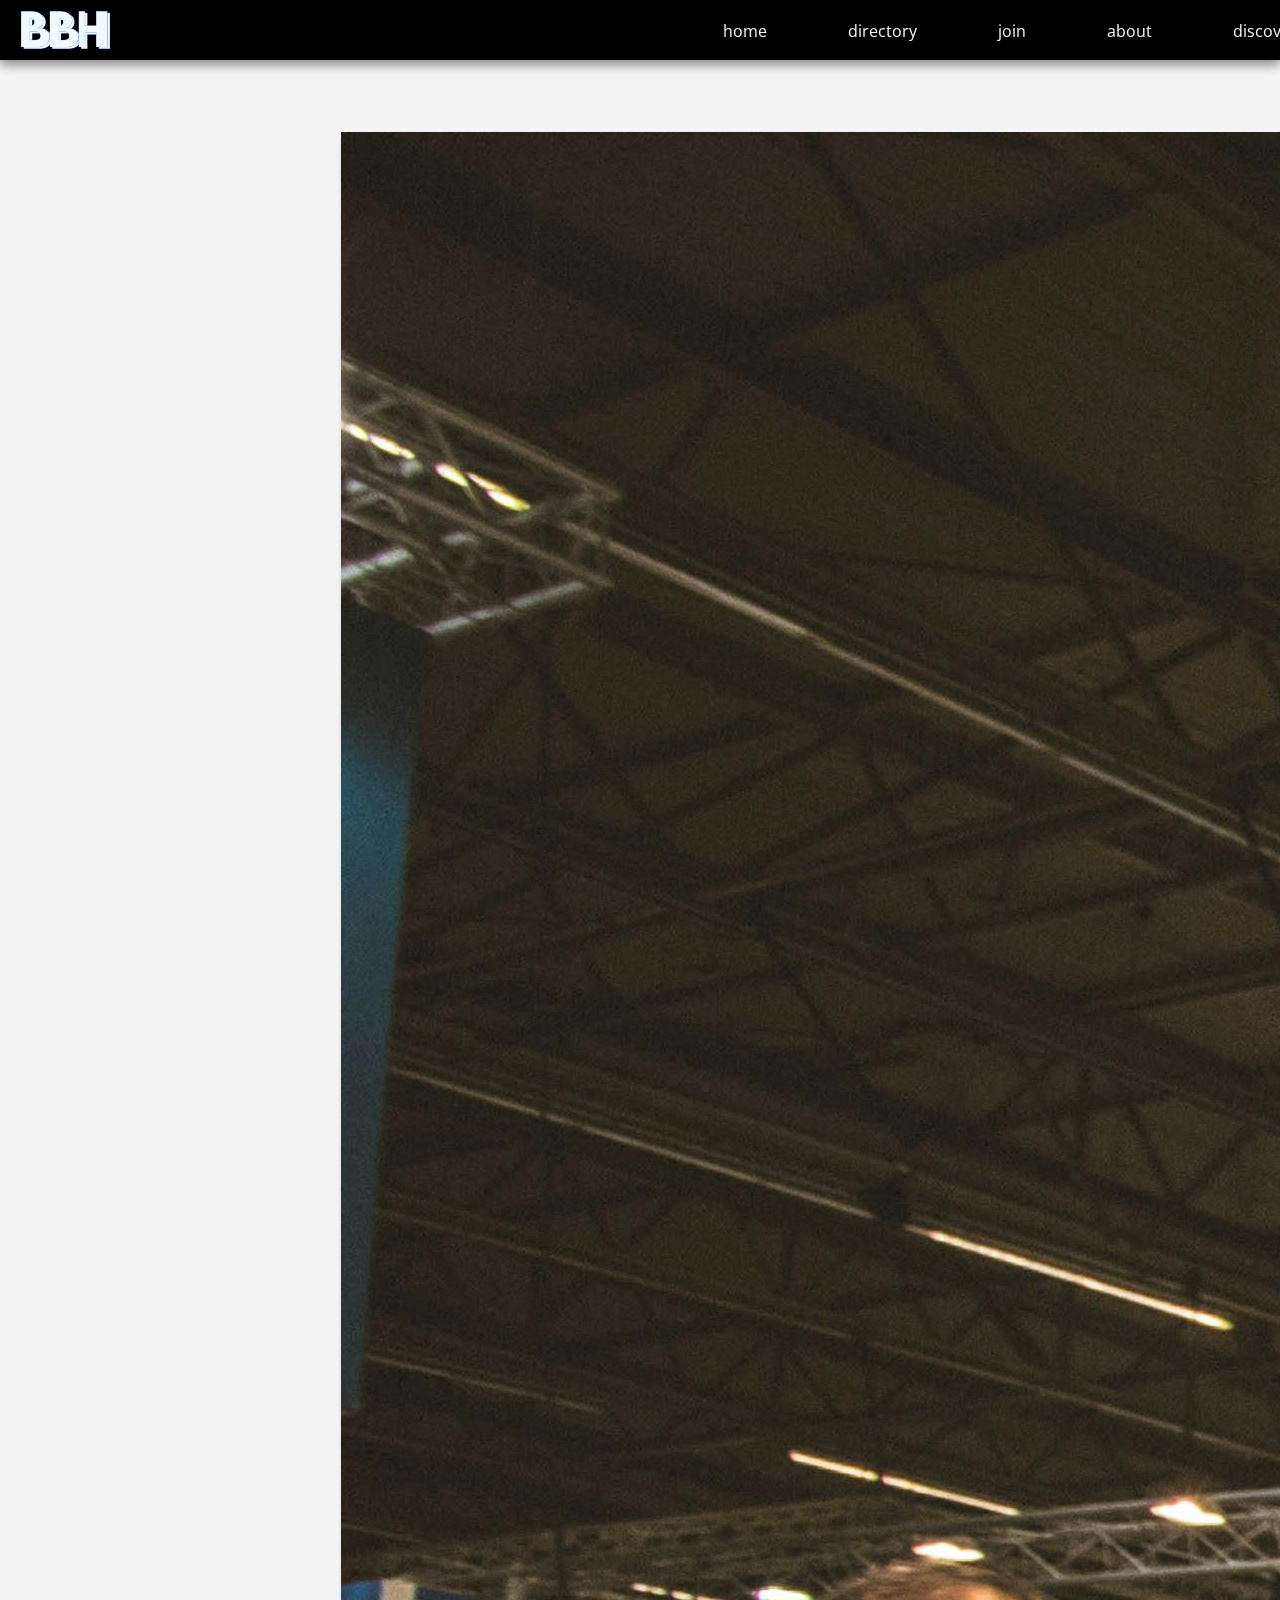
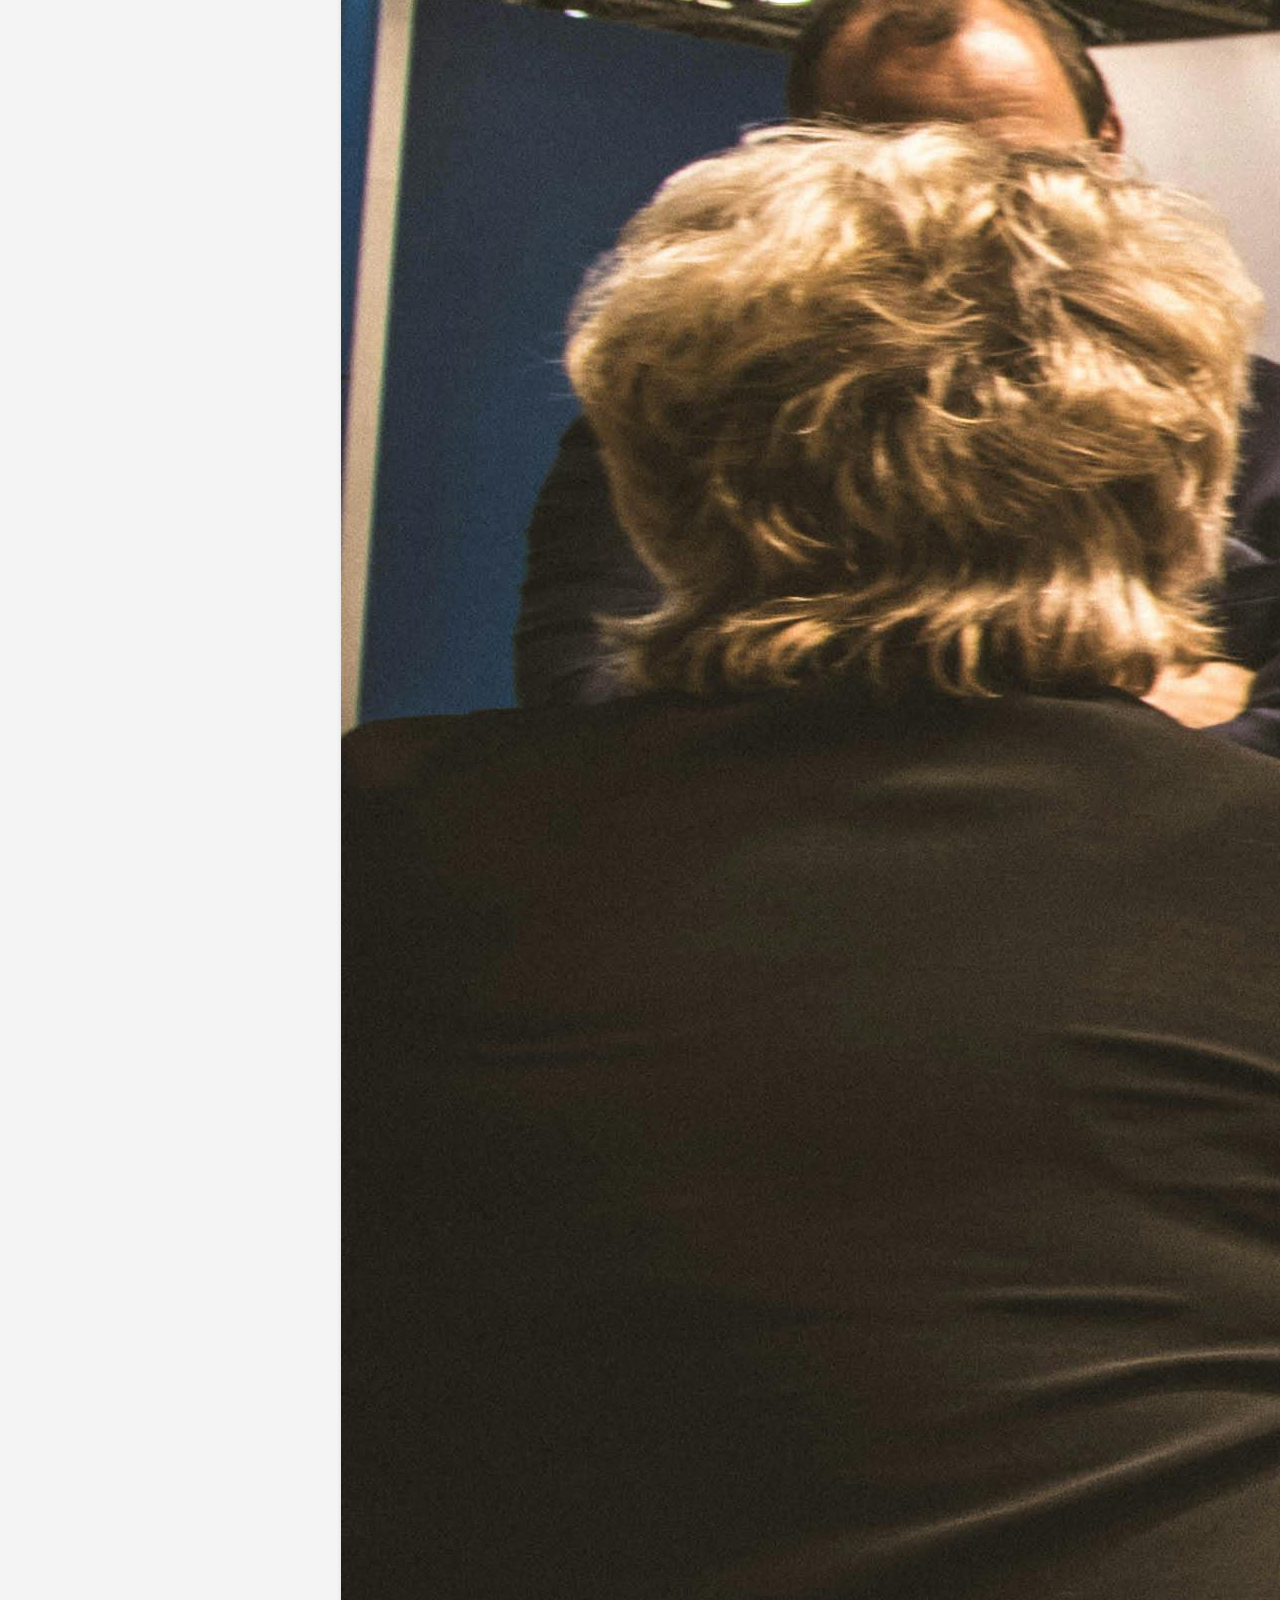
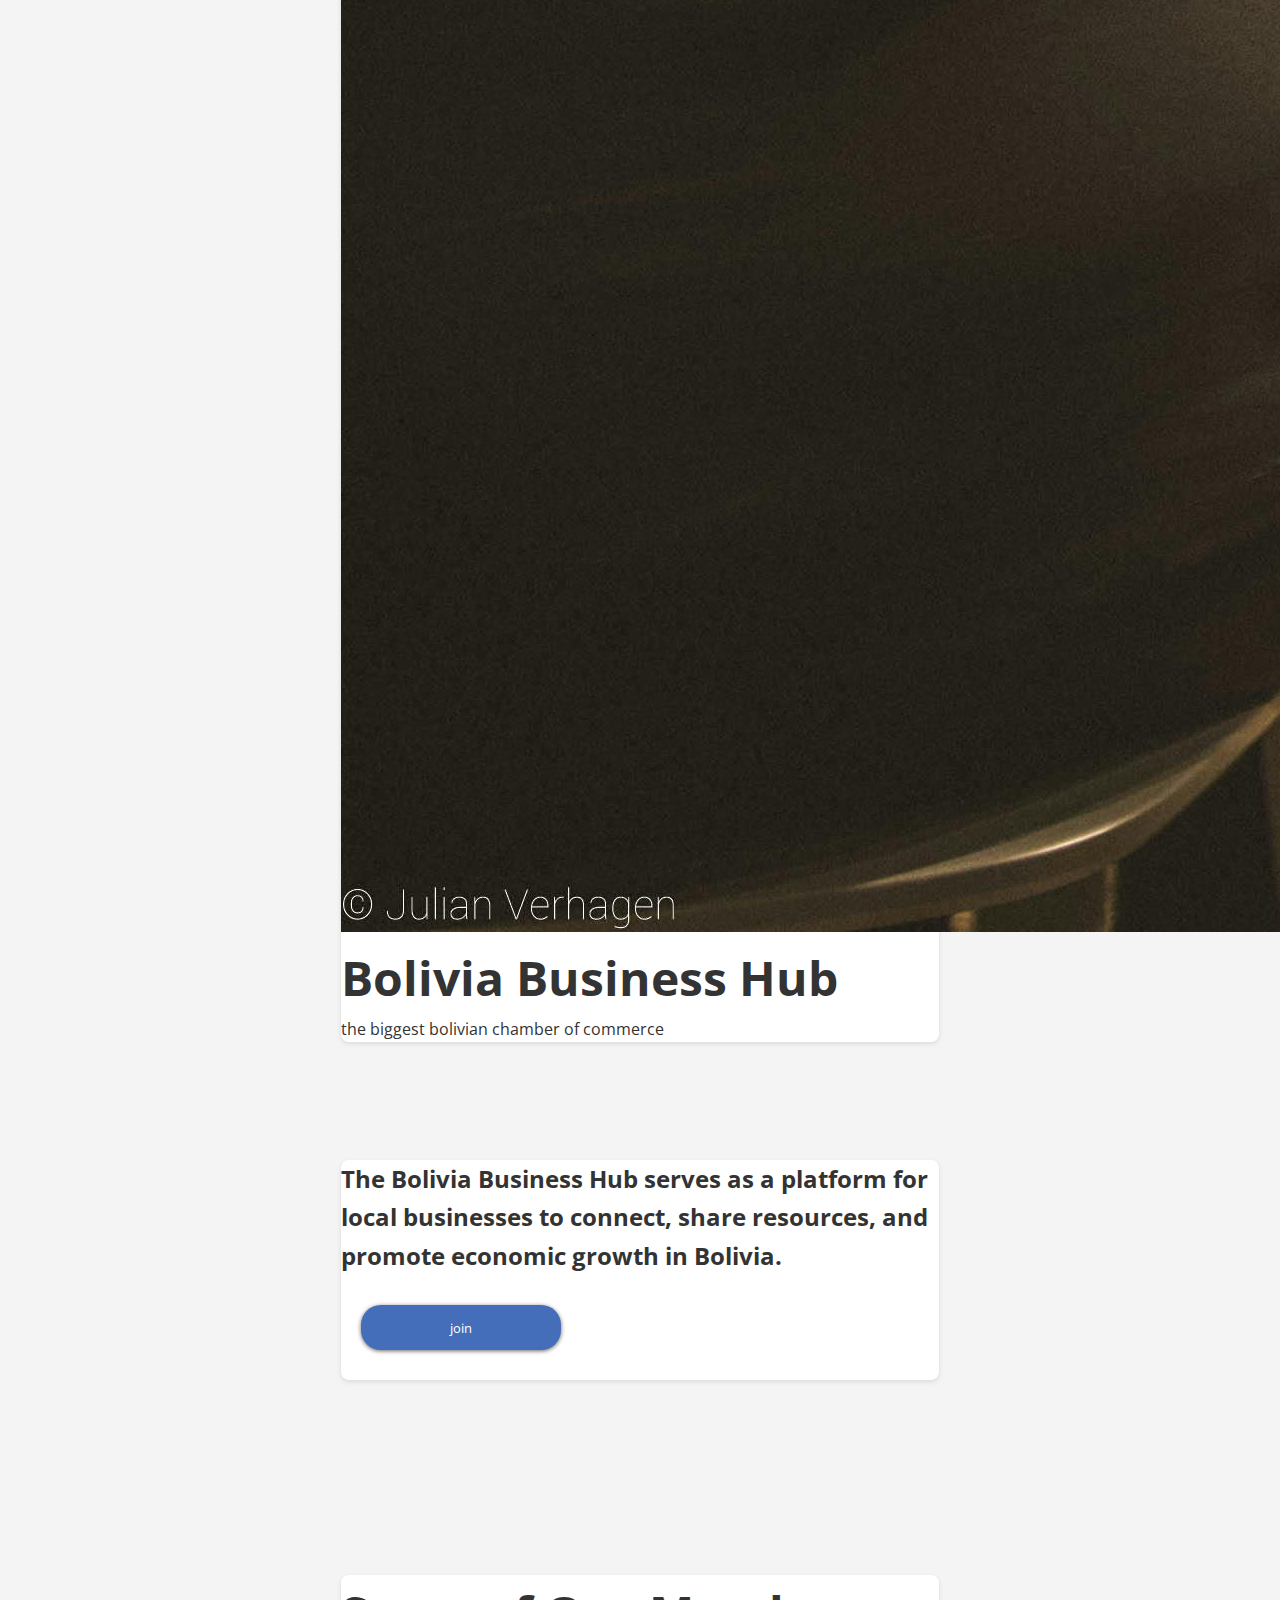
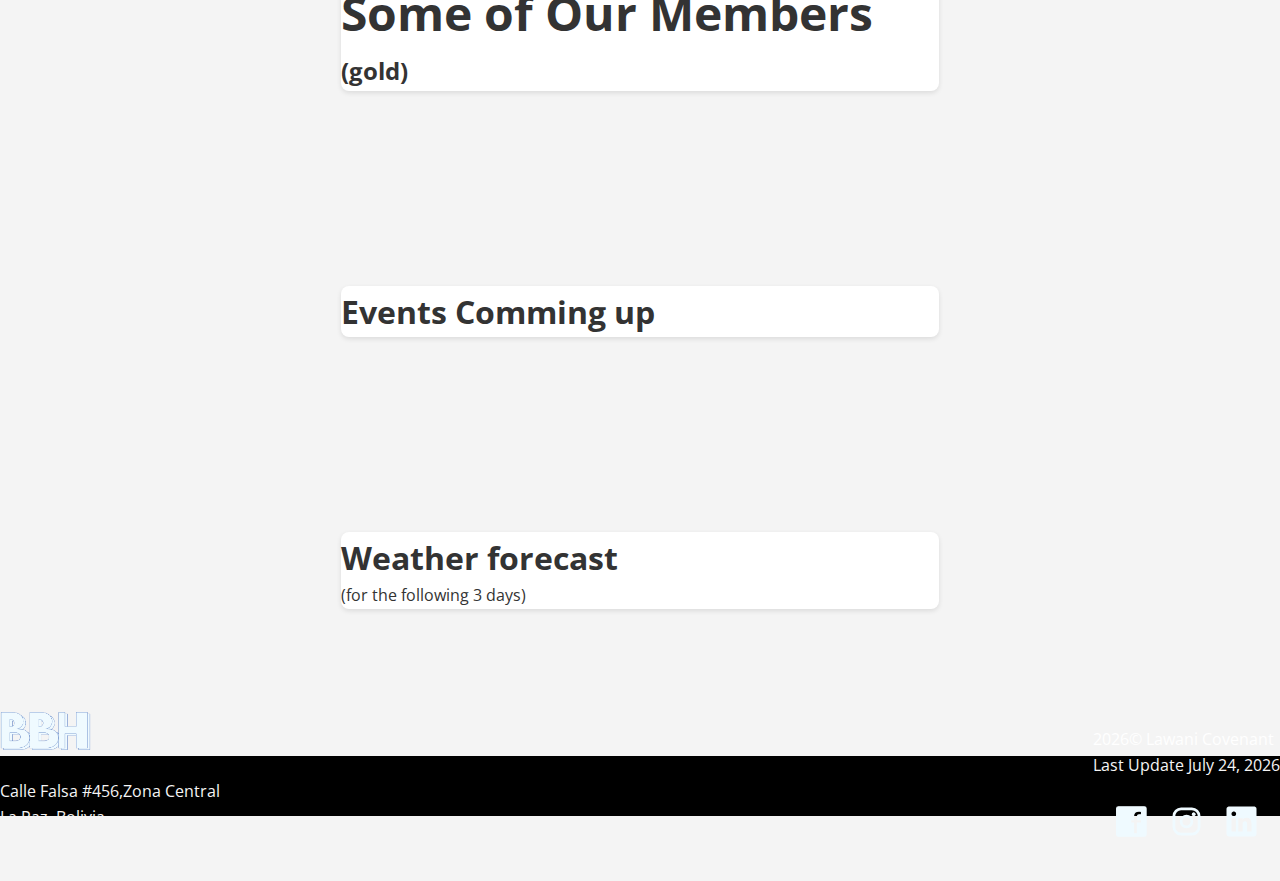
<file: chamber/index.html>
<!DOCTYPE html>
<html lang="en">
<head>
    <meta charset="UTF-8">
    <meta name="viewport" content="width=device-width, initial-scale=1.0">
    <meta http-equiv="X-UA-Compatible" content="IE=edge">
    
    <!-- SEO Meta Tags -->
    <title>Bolivia Business Hub - Empowering Bolivian Startups and Entrepreneurs</title>
    <meta name="description" content="Bolivia Business Hub is a platform providing resources, networking, and guidance to Bolivian startups and entrepreneurs, helping them grow and thrive in the digital economy.">
    <meta name="author" content="Lawani Covenant">
    
    <!-- Social Media / Open Graph Meta Tags -->
    <meta property="og:title" content="Bolivia Business Hub - Empowering Bolivian Startups">
    <meta property="og:description" content="Discover resources, events, and networking opportunities to boost your startup or business in Bolivia.">
    <meta property="og:type" content="website">
    <meta property="og:url" content="https://billionaire-developer.github.io/wdd231/chamber/directory.html">
    <meta property="og:image" content="images/peta.jpg">
    <!--typography-->
    <link rel="preconnect" href="https://fonts.googleapis.com">
    <link rel="preconnect" href="https://fonts.gstatic.com" crossorigin>
    <link href="https://fonts.googleapis.com/css2?family=Open+Sans:ital,wght@0,300..800;1,300..800&display=swap" rel="stylesheet">

    <!-- Favicon -->
    <link rel="icon" href="images/book-svgrepo-com.svg" type="image/icon">    

    <link rel="stylesheet" href="styles/components.css">
    <link rel="stylesheet" href="styles/home.css">
    <script src="scripts/components.js" defer></script>
    <script src="scripts/home.js" defer></script>
</head>
<body>
    <header>
        <img id="logo" src="images/logobbh.png" alt="logo bbh">
        <nav>
            <button id="myButton">&#9776;</button>
            <ul class="menuLinks">
                <li><a href="index.html" title="home">home</a></li>
                <li><a href="directory.html" title="business">directory</a></li>
                <li><a href="join.html" title="join">join</a></li>
                <li><a href="#" title="about">about</a></li>
                <li><a href="discover.html" title="discover">discover</a></li>
            </ul>
        </nav>
    </header>
    <main id="main">
        <section class="hero-container">
            <img id="hero" src="images/network.jpg" alt="network event, people networking">
            <div>
                <h1>Bolivia Business Hub</h1>
                <p>the biggest bolivian chamber of commerce</p>
            </div>
        </section>
        <section class="content-container">
            <div class="call-to-action">
                <h4>The Bolivia Business Hub serves as a platform for local businesses to connect, share resources, and promote economic growth in Bolivia.</h4>
                <button class="btn"><a href="join.html">join</a></button>
            </div>
        </section>
        <section class="content-container">
            <h1>Some of Our Members </h1><h4>(gold)</h4>
            <div id="gold-members">

            </div>
        </section>
        <section class="content-container" >
            <h3>Events Comming up</h3>
            <div id="current-event">
            </div>
        </section>
        <section class="content-container" >
            <h3>Weather forecast</h3>
            <p>(for the following 3 days)</p>
            <div id="weather">


            </div>
        </section>
    </main>
    <footer>
        <div>
            <img id="logo2" src="images/logobbh.png" alt="logo bbh">
            <p>Calle Falsa #456,Zona Central</p>
            <p>La Paz, Bolivia</p>
            <p>office@bbhub.com</p>
            <p>+591 64843357</p>
        </div>
        <div>
            <p>WDD231 Class Project</p>
            <p id="year"></p>
            <p id="last-update"></p>
            <div class="social">
                <a href="#"><img class="icon" src="images/facebook-svgrepo-com.svg" alt="facebook"></a>
                <a href="#"><img class="icon" src="images/instagram-svgrepo-com.svg" alt="instagram"></a>
                <a href="#"><img class="icon" src="images/linkedin-svgrepo-com.svg" alt="linkedin"></a>   
            </div>
        </div>
    </footer>
</body>
</html>
</file>
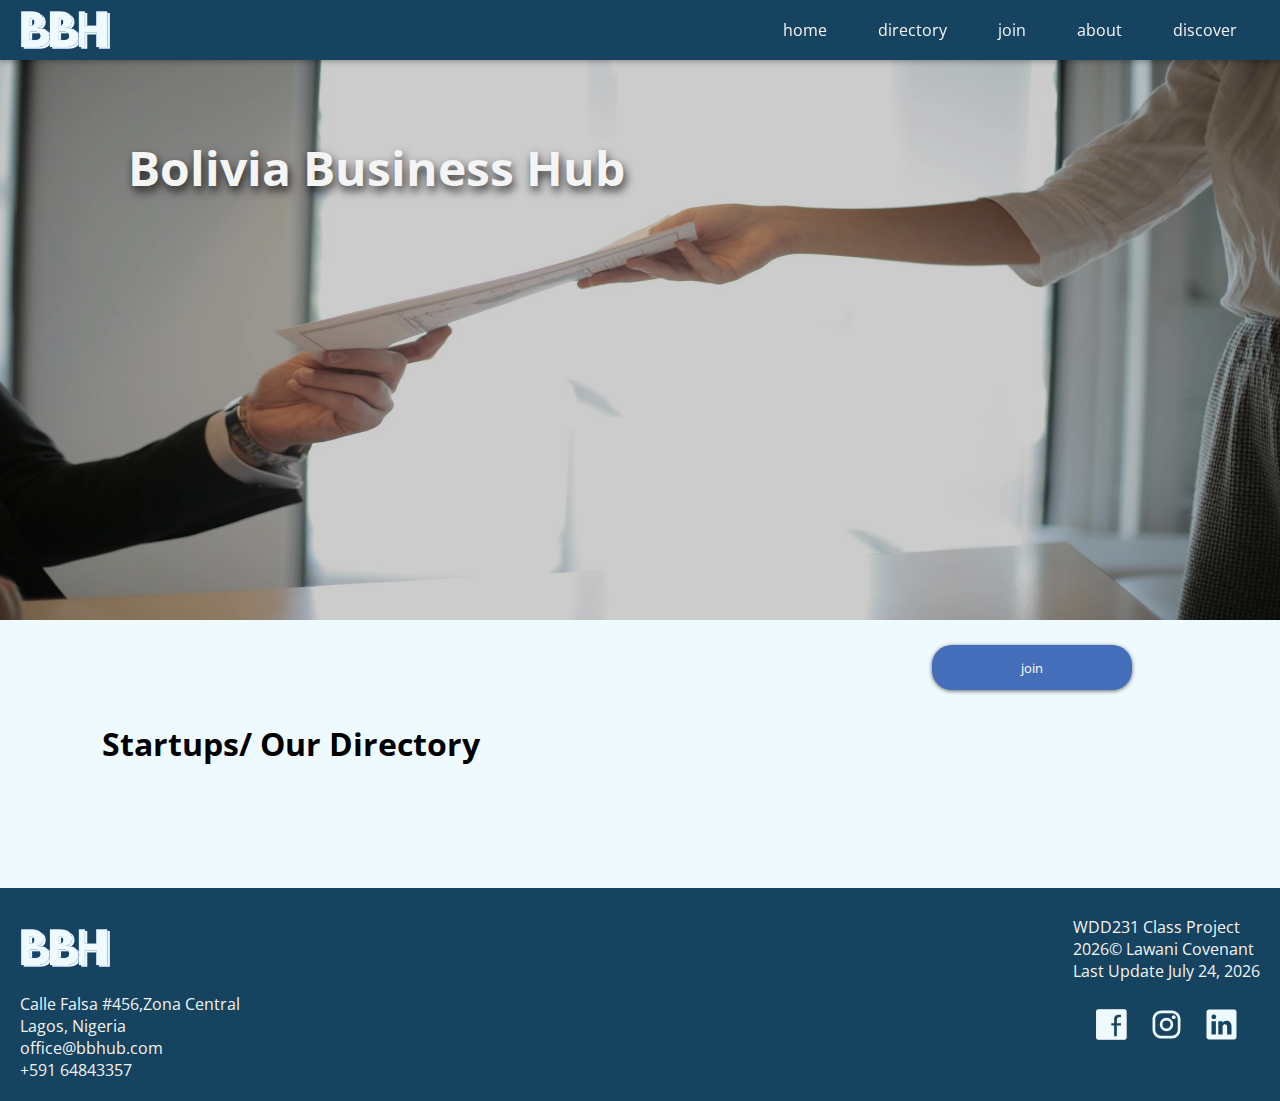
<file: chamber/directory.html>
<!DOCTYPE html>
<html lang="en">
    <head>
        <meta charset="UTF-8">
        <meta name="viewport" content="width=device-width, initial-scale=1.0">
        <meta http-equiv="X-UA-Compatible" content="IE=edge">
        
        <!-- SEO Meta Tags -->
        <title>Bolivia Business Hub - Empowering Bolivian Startups and Entrepreneurs</title>
        <meta name="description" content="Bolivia Business Hub is a platform providing resources, networking, and guidance to Bolivian startups and entrepreneurs, helping them grow and thrive in the digital economy.">
        <meta name="author" content="Lawani Covenant">
        
        <!-- Social Media / Open Graph Meta Tags -->
        <meta property="og:title" content="Bolivia Business Hub - Empowering Bolivian Startups">
        <meta property="og:description" content="Discover resources, events, and networking opportunities to boost your startup or business in Bolivia.">
        <meta property="og:type" content="website">
        <meta property="og:url" content="https://sam-mercado.github.io/wdd231/chamber/directory.html">
        <meta property="og:image" content="images/book-svgrepo-com.svg">
        <!--typography-->
        <link rel="preconnect" href="https://fonts.googleapis.com">
        <link rel="preconnect" href="https://fonts.gstatic.com" crossorigin>
        <link href="https://fonts.googleapis.com/css2?family=Open+Sans:ital,wght@0,300..800;1,300..800&display=swap" rel="stylesheet">
    
        <!-- Favicon -->
        <link rel="icon" href="images/book-svgrepo-com.svg" type="image/icon">    
        <!-- CSS Files -->
         <link rel="stylesheet" href="styles/directory.css"> 
         <link rel="stylesheet" href="styles/components.css">       
        <!-- JavaScript Files -->
        <script src="scripts/components.js" defer></script>
        <script src="scripts/directory.js" defer></script>
    </head>
    <body>
        <header>
            <img id="logo" src="images/logobbh.png" alt="logo bbh">
            <nav>
                <button id="myButton">&#9776;</button>
                <ul class="menuLinks">
                    <li><a href="index.html" title="home">home</a></li>
                    <li><a href="directory.html" title="business">directory</a></li>
                    <li><a href="join.html" title="join">join</a></li>
                    <li><a href="#" title="about">about</a></li>
                    <li><a href="discover.html" title="discover">discover</a></li>
                </ul>
            </nav>
        </header>
        <main>
            <section class="hero">
                <h1 class="hero-text">Bolivia Business Hub</h1>
                <img id="hero" src="images/hero.jpg" alt="directory">
                <button class="btn hero-btn"><a href="#">join</a></button>
            </section>
            <section class="content-container" >
                <h3>Startups/ Our Directory</h3>
                <div id="business-cards">
                </div>
            </section>           
        </main>
        <footer>
            <div>
                <img id="logo2" src="images/logobbh.png" alt="logo bbh">
                <p>Calle Falsa #456,Zona Central</p>
                <p>Lagos, Nigeria</p>
                <p>office@bbhub.com</p>
                <p>+591 64843357</p>
            </div>
            <div>
                <p>WDD231 Class Project</p>
                <p id="year"></p>
                <p id="last-update"></p>
                <div class="social">
                    <a href="#"><img class="icon" src="images/facebook-svgrepo-com.svg" alt="facebook"></a>
                    <a href="#"><img class="icon" src="images/instagram-svgrepo-com.svg" alt="instagram"></a>
                    <a href="#"><img class="icon" src="images/linkedin-svgrepo-com.svg" alt="linkedin"></a>   
                </div>
            </div>
        </footer>
        
    </body>    
</html>
</file>
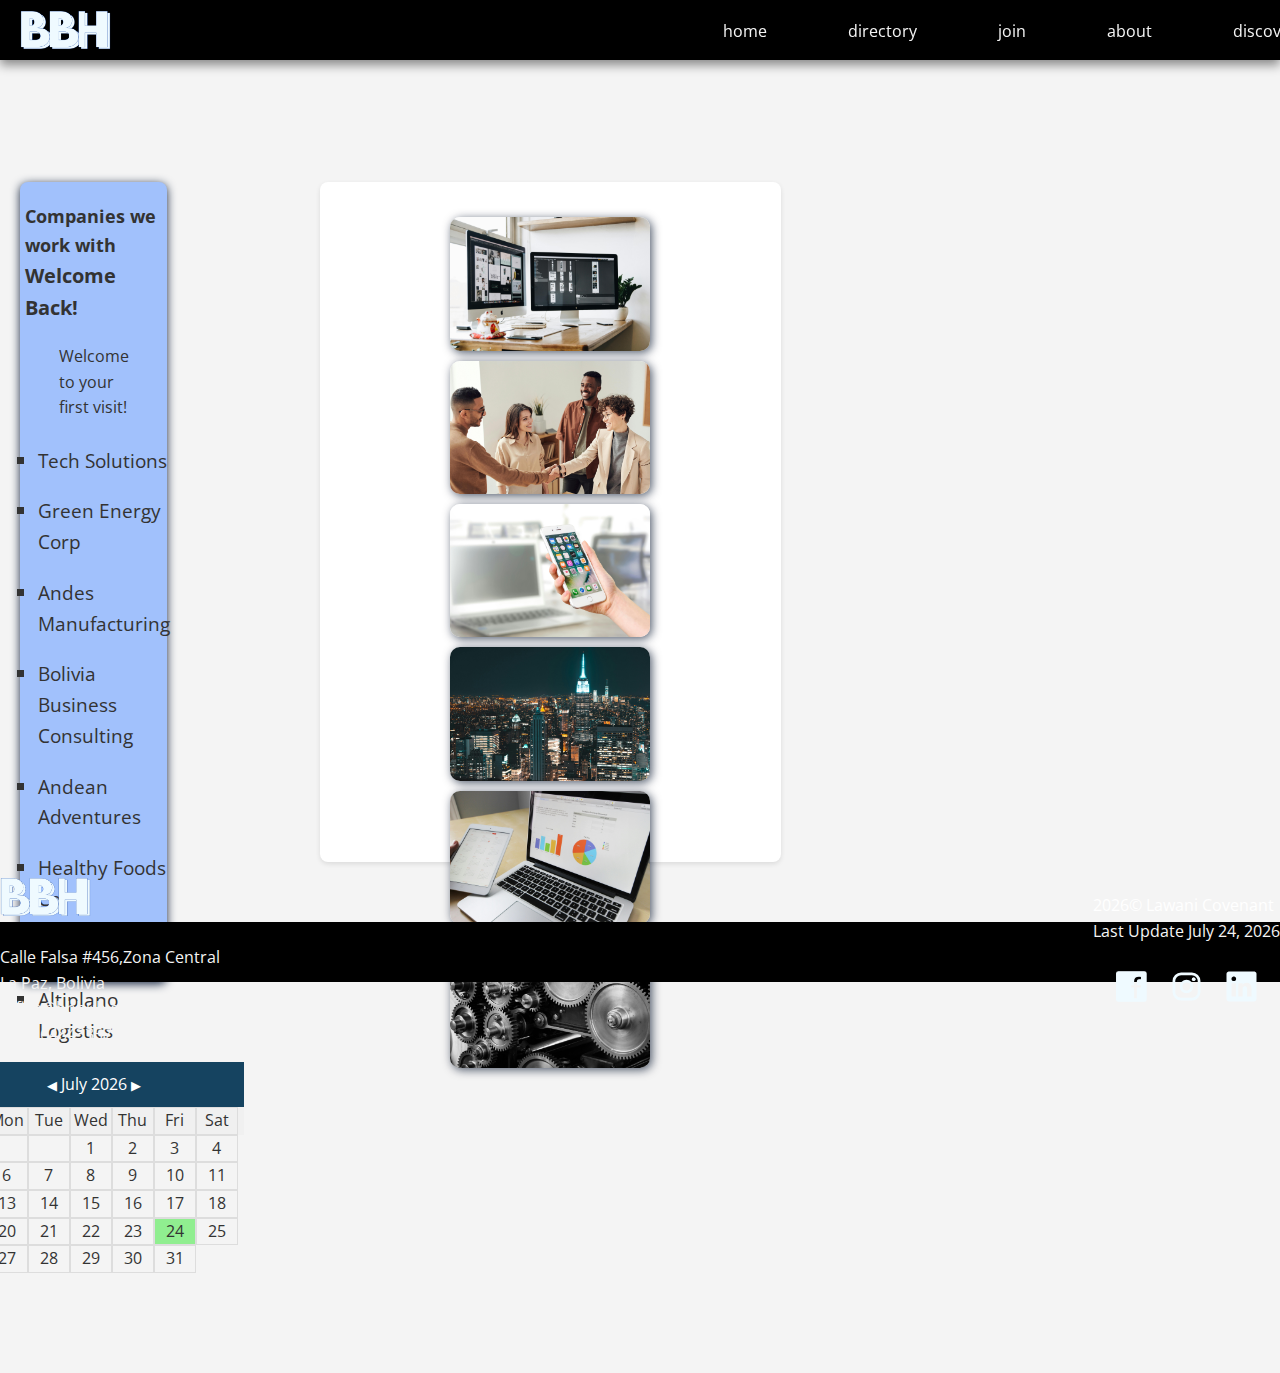
<file: chamber/discover.html>
<!DOCTYPE html>
<html lang="en">
    <head>
        <meta charset="UTF-8">
        <meta name="viewport" content="width=device-width, initial-scale=1.0">
        <meta http-equiv="X-UA-Compatible" content="IE=edge">
        
        <!-- SEO Meta Tags -->
        <title>Bolivia Business Hub - Empowering Bolivian Startups and Entrepreneurs</title>
        <meta name="description" content="Bolivia Business Hub is a platform providing resources, networking, and guidance to Bolivian startups and entrepreneurs, helping them grow and thrive in the digital economy.">
        <meta name="author" content="Samuel F. Mercado Perez">
        
        <!-- Social Media / Open Graph Meta Tags -->
        <meta property="og:title" content="Bolivia Business Hub - Empowering Bolivian Startups">
        <meta property="og:description" content="Discover resources, events, and networking opportunities to boost your startup or business in Bolivia.">
        <meta property="og:type" content="website">
        <meta property="og:url" content="https://billionaire-developer.github.io/wdd231/chamber/directory.html">
        <meta property="og:image" content="images/peta.jpg">
        <!--typography-->
        <link rel="preconnect" href="https://fonts.googleapis.com">
        <link rel="preconnect" href="https://fonts.gstatic.com" crossorigin>
        <link href="https://fonts.googleapis.com/css2?family=Open+Sans:ital,wght@0,300..800;1,300..800&display=swap" rel="stylesheet">
    
        <!-- Favicon -->
        <link rel="icon" href="images/book-svgrepo-com.svg" type="image/icon">    
    
        <link rel="stylesheet" href="styles/components.css">
        <link rel="stylesheet" href="styles/home.css">
        <script src="scripts/components.js" defer></script>
        <script src="scripts/discover.js" defer></script>
       
        
    </head>
    <body>
        <header>
            <img id="logo" src="images/logobbh.png" alt="logo bbh" loading="lazy">
            <nav>
                <button id="myButton">&#9776;</button>
                <ul class="menuLinks">
                    <li><a href="index.html" title="home">home</a></li>
                    <li><a href="directory.html" title="business">directory</a></li>
                    <li><a href="join.html" title="join">join</a></li>
                    <li><a href="#" title="about">about</a></li>
                    <li><a href="discover.html" title="discover">discover</a></li>
                </ul>
            </nav>
        </header>
    
        <main id="sidebarAndMain">
            <section id="sidebar">
                <h6>Companies we work with</h6>
                <h5>Welcome Back!</h5>
                <p id="visit-message"></p>
                
                <div id="companiesOnBoard">

                </div>
                <div class="calendar-section">
                    <div class="calendar-header">
                        <button id="prev-month">&#9664;</button>
                        <span id="month-year"></span>
                        <button id="next-month">&#9654;</button>
                    </div>
                    <div class="calendar">
                        <!-- Day names -->
                        <div class="day-names">
                            <div>Sun</div><div>Mon</div><div>Tue</div>
                            <div>Wed</div><div>Thu</div><div>Fri</div><div>Sat</div>
                        </div>
                        <!-- Days will be dynamically populated -->
                        <div class="days" id="days"></div>
                    </div>
                </div>
            </section>

            <section id="main" >
                
            </section>
        </main>
    </body>
    <footer>
        <div>
            <img id="logo2" src="images/logobbh.png" alt="logo bbh">
            <p>Calle Falsa #456,Zona Central</p>
            <p>La Paz, Bolivia</p>
            <p>office@bbhub.com</p>
            <p>+591 64843357</p>
        </div>
        <div>
            <p>WDD231 Class Project</p>
            <p id="year"></p>
            <p id="last-update"></p>
            <div class="social">
                <a href="#"><img class="icon" src="images/facebook-svgrepo-com.svg" alt="facebook"></a>
                <a href="#"><img class="icon" src="images/instagram-svgrepo-com.svg" alt="instagram"></a>
                <a href="#"><img class="icon" src="images/linkedin-svgrepo-com.svg" alt="linkedin"></a>   
            </div>
        </div>
    </footer>
</html>
</file>
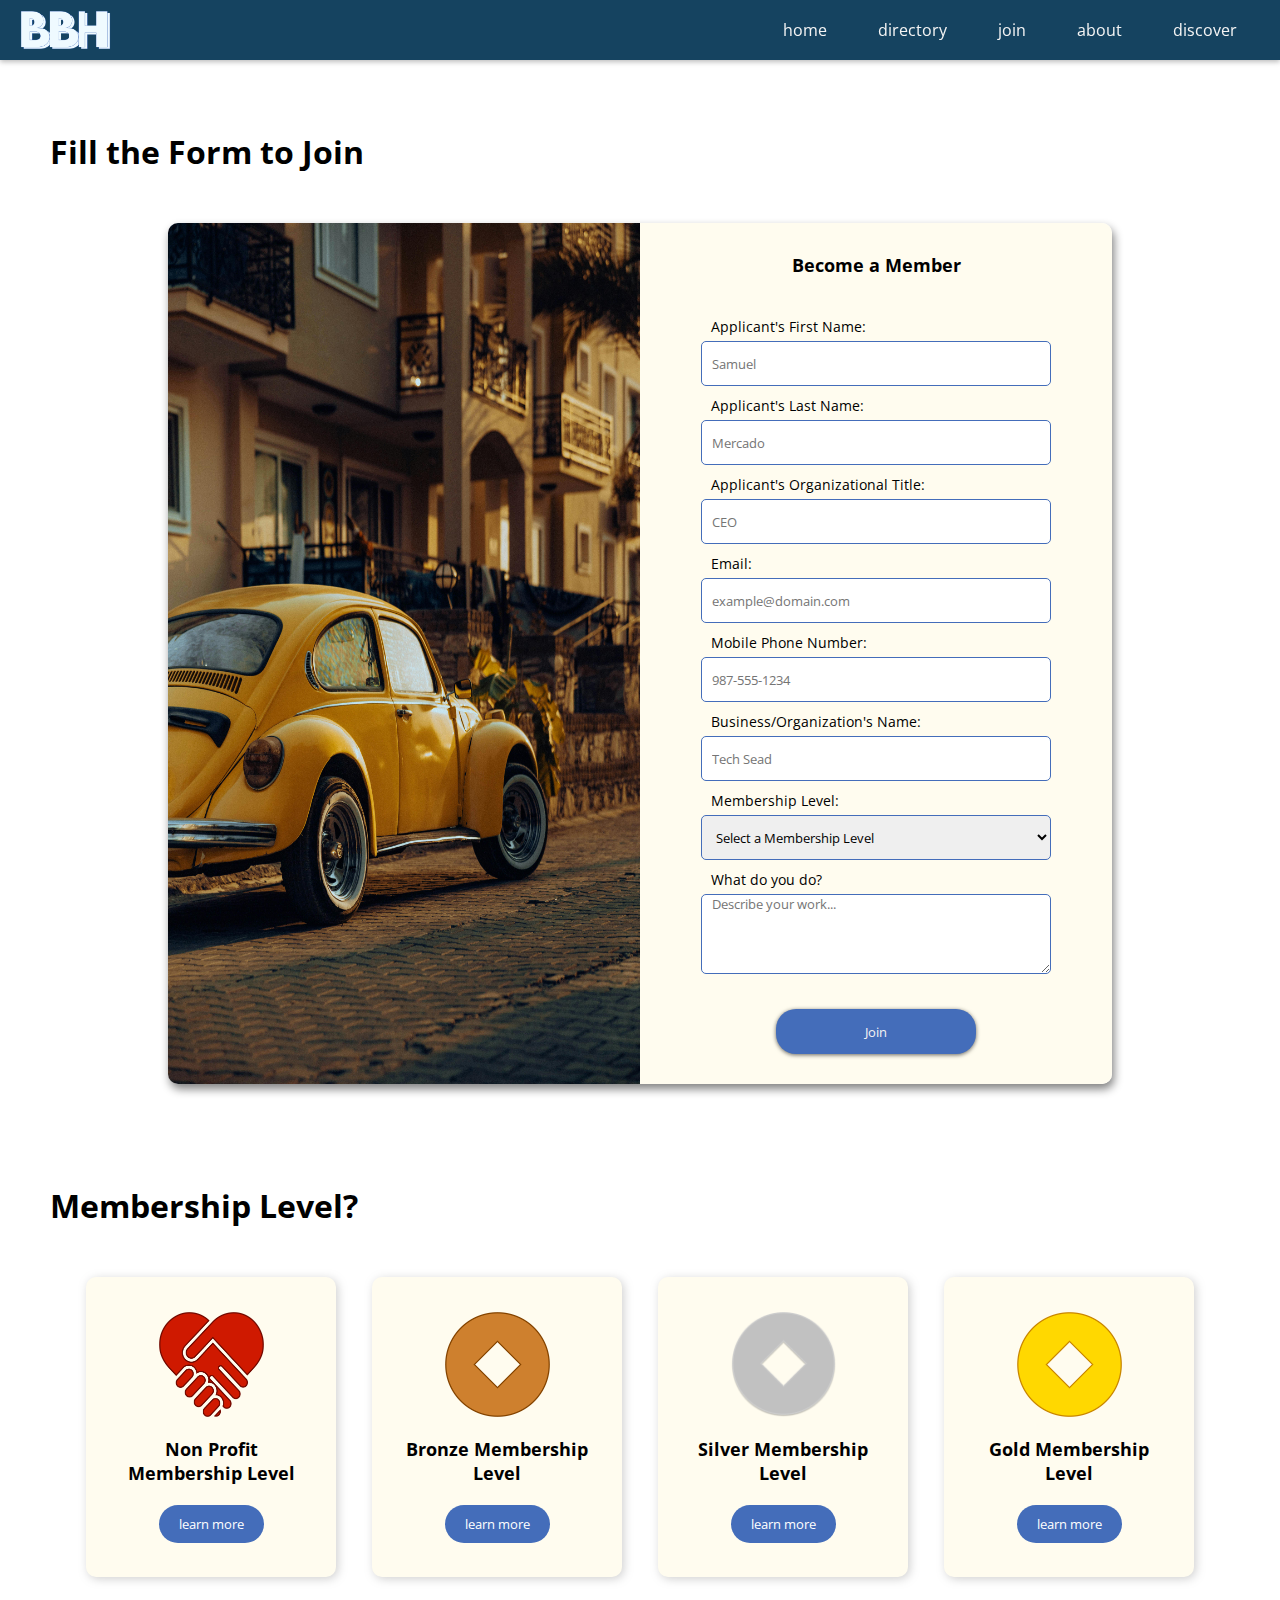
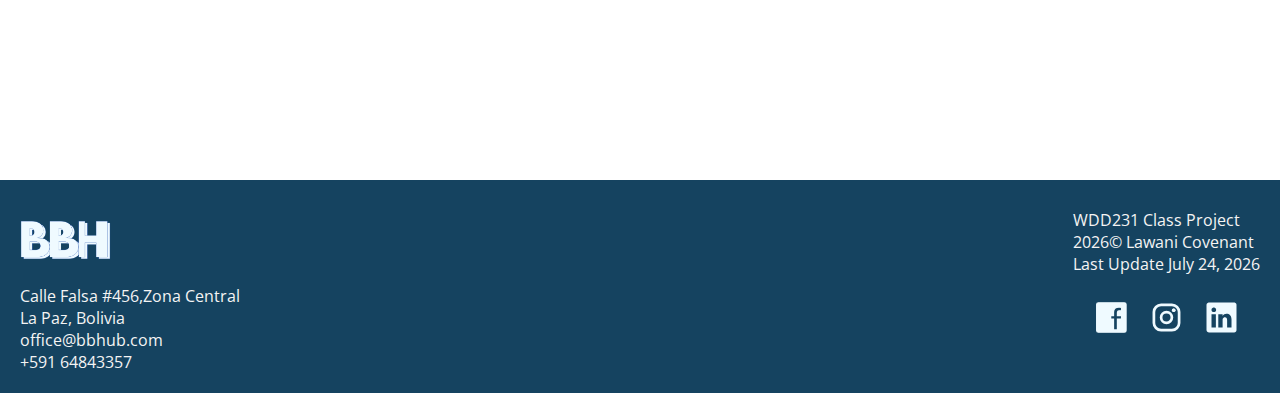
<file: chamber/join.html>
<!DOCTYPE html>
<html lang="en">
<head>
    <meta charset="UTF-8">
    <meta name="viewport" content="width=device-width, initial-scale=1.0">
    <meta http-equiv="X-UA-Compatible" content="IE=edge">
    
    <!-- SEO Meta Tags -->
    <title>Bolivia Business Hub - Empowering Bolivian Startups and Entrepreneurs</title>
    <meta name="description" content="Bolivia Business Hub is a platform providing resources, networking, and guidance to Bolivian startups and entrepreneurs, helping them grow and thrive in the digital economy.">
    <meta name="author" content="Lawani Covenant">
    
    <!-- Social Media / Open Graph Meta Tags -->
    <meta property="og:title" content="Bolivia Business Hub - Empowering Bolivian Startups">
    <meta property="og:description" content="Discover resources, events, and networking opportunities to boost your startup or business in Bolivia.">
    <meta property="og:type" content="website">
    <meta property="og:url" content="https://billionaire-developer.github.io/wdd231/chamber/directory.html">
    <meta property="og:image" content="images/peta.jpg">
    <!--typography-->
    <link rel="preconnect" href="https://fonts.googleapis.com">
    <link rel="preconnect" href="https://fonts.gstatic.com" crossorigin>
    <link href="https://fonts.googleapis.com/css2?family=Open+Sans:ital,wght@0,300..800;1,300..800&display=swap" rel="stylesheet">

    <!-- Favicon -->
    <link rel="icon" href="images/book-svgrepo-com.svg" type="image/icon">    

    <link rel="stylesheet" href="styles/components.css">
    <link rel="stylesheet" href="styles/join.css">

    <script src="scripts/components.js" defer></script>
    <script src="scripts/join.js" defer> </script>
</head>
<body>
    <header>
        <img id="logo" src="images/logobbh.png" alt="logo bbh">
        <nav>
            <button id="myButton">&#9776;</button>
            <ul class="menuLinks">
                <li><a href="index.html" title="home">home</a></li>
                <li><a href="directory.html" title="business">directory</a></li>
                <li><a href="join.html" title="join">join</a></li>
                <li><a href="#" title="about">about</a></li>
                <li><a href="discover.html" title="discover">discover</a></li>
            </ul>
        </nav>
    </header>
    <main>
        
        <section id="formSection">
            <h3>Fill the Form to Join</h3>
            <div class="registration-box">
                <img id="formImg" src="images/peta.jpg" alt="trufi chasmbers of commerce">  
                <form method="GET" action="thankyou.html" class="join-form">
                    <h6>Become a Member</h6>
                
                    <!-- First Name -->
                    <label for="first-name">Applicant's First Name:</label>
                    <input type="text" id="first-name" name="first-name" required title="Your First Name" autocomplete="given-name" placeholder="Samuel">
                
                    <!-- Last Name -->
                    <label for="last-name">Applicant's Last Name:</label>
                    <input type="text" id="last-name" name="last-name" required title="Your Last Name" autocomplete="family-name" placeholder="Mercado">
                    <!-- Organizational Title -->
                    <label for="org-title">Applicant's Organizational Title:</label>
                    <input type="text" id="org-title" name="org-title" title="Your Organizational Title" autocomplete="organization-title" 
                         placeholder="CEO" >
                    <!-- Email -->
                    <label for="email">Email:</label>
                    <input type="email" id="email" name="email" required title="Your Email Address" autocomplete="email" placeholder="example@domain.com">
                    <!-- Mobile Phone Number -->
                    <label for="phone">Mobile Phone Number:</label>
                    <input type="tel" id="phone" name="phone" required title="Your Mobile Phone Number" autocomplete="tel" placeholder="987-555-1234">
                    <!-- Business/Organization's Name -->
                    <label for="business-name">Business/Organization's Name:</label>
                    <input type="text" id="business-name" name="business" required title="Your Business Name" autocomplete="organization" placeholder="Tech Sead">
                    <!-- Membership Level -->
                    <label for="membership">Membership Level:</label>
                    <select id="membership" name="membership" required>
                        <option value="">Select a Membership Level</option>
                        <option value="np">NP Membership (Non-Profit, No Fee)</option>
                        <option value="bronze">Bronze Membership</option>
                        <option value="silver">Silver Membership</option>
                        <option value="gold">Gold Membership</option>
                    </select>
                   
                    <label for="description">What do you do?</label>
                    <textarea id="description" name="description" rows="4" cols="50" title="Describe your business" placeholder="Describe your work..."></textarea>
                
                  
                    <label for="timestamp">
                        <input type="hidden" id="timestamp" name="timestamp" value="">
                    </label>
                
                    <input id="btn" class="btn" type="submit" value="Join">
                
                </form>
            </div>
            <div>
                <h3>Membership Level?</h3>
                <div class="membership-content"></div>
                <dialog  id="modal" class="modal">
                    <div>
                        <button>X</button>
                        <h2>Sample Title</h2>
                    </div>
                    <p></p>
                    </dialog>
                </div>
        </section>

    </main>
    <footer>
        <div>
            <img id="logo2" src="images/logobbh.png" alt="logo bbh">
            <p>Calle Falsa #456,Zona Central</p>
            <p>La Paz, Bolivia</p>
            <p>office@bbhub.com</p>
            <p>+591 64843357</p>
        </div>
        <div>
            <p>WDD231 Class Project</p>
            <p id="year"></p>
            <p id="last-update"></p>
            <div class="social">
                <a href="#"><img class="icon" src="images/facebook-svgrepo-com.svg" alt="facebook"></a>
                <a href="#"><img class="icon" src="images/instagram-svgrepo-com.svg" alt="instagram"></a>
                <a href="#"><img class="icon" src="images/linkedin-svgrepo-com.svg" alt="linkedin"></a>   
            </div>
        </div>
    </footer>
</body>
</html>
</file>
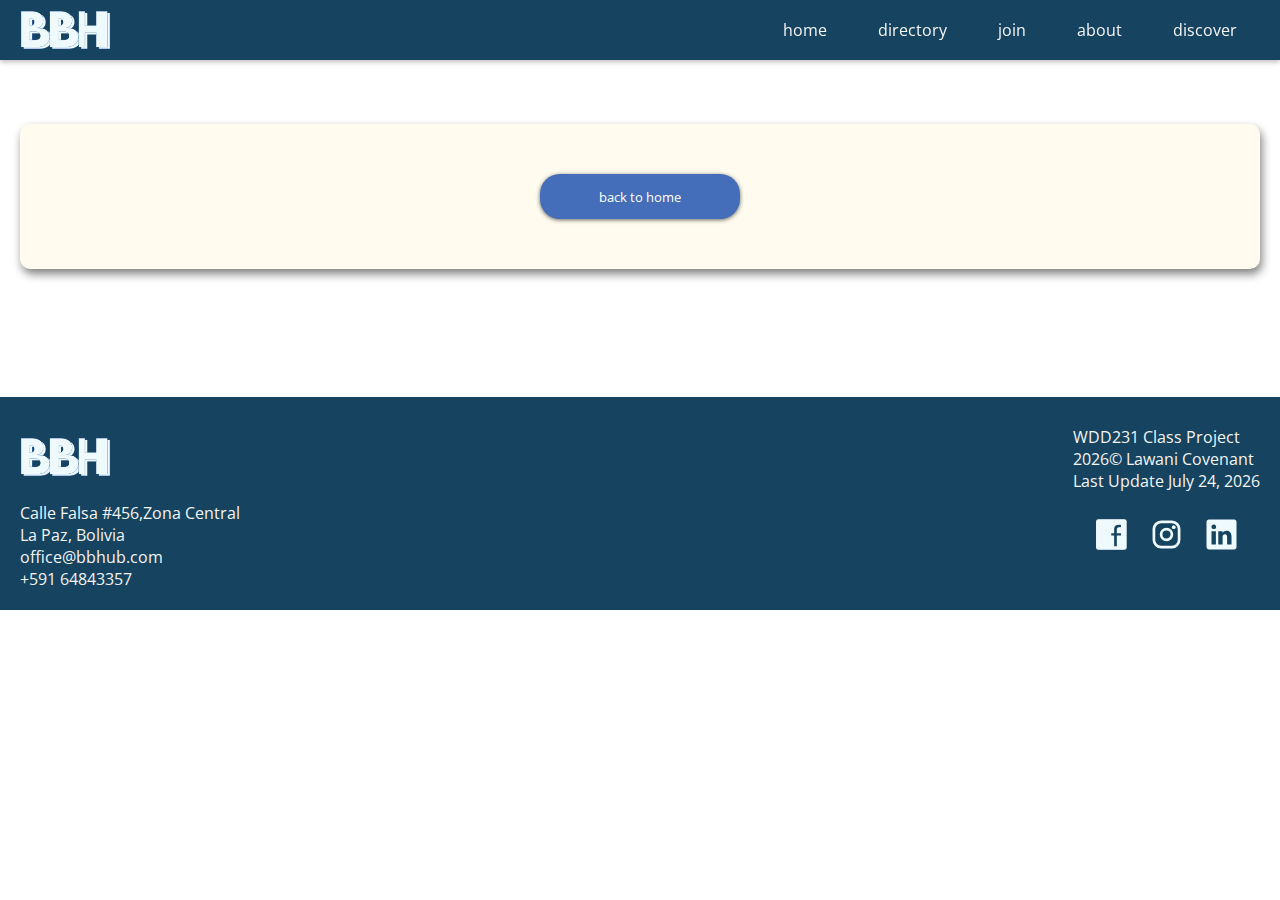
<file: chamber/thankyou.html>
<!DOCTYPE html>
<html lang="en">
<head>
    <meta charset="UTF-8">
    <meta name="viewport" content="width=device-width, initial-scale=1.0">
    <meta http-equiv="X-UA-Compatible" content="IE=edge">
    
    <!-- SEO Meta Tags -->
    <title>Bolivia Business Hub - Empowering Bolivian Startups and Entrepreneurs</title>
    <meta name="description" content="Bolivia Business Hub is a platform providing resources, networking, and guidance to Bolivian startups and entrepreneurs, helping them grow and thrive in the digital economy.">
    <meta name="author" content="Samuel F. Mercado Perez">
    
    <!-- Social Media / Open Graph Meta Tags -->
    <meta property="og:title" content="Bolivia Business Hub - Empowering Bolivian Startups">
    <meta property="og:description" content="Discover resources, events, and networking opportunities to boost your startup or business in Bolivia.">
    <meta property="og:type" content="website">
    <meta property="og:url" content="https://sam-mercado.github.io/wdd231/chamber/directory.html">
    <meta property="og:image" content="images/peta.jpg">
    <!--typography-->
    <link rel="preconnect" href="https://fonts.googleapis.com">
    <link rel="preconnect" href="https://fonts.gstatic.com" crossorigin>
    <link href="https://fonts.googleapis.com/css2?family=Open+Sans:ital,wght@0,300..800;1,300..800&display=swap" rel="stylesheet">

    <!-- Favicon -->
    <link rel="icon" href="images/book-svgrepo-com.svg" type="image/icon">    

    <link rel="stylesheet" href="styles/components.css">
    <link rel="stylesheet" href="styles/join.css">

    <script src="scripts/components.js" defer></script>
    <script src="scripts/form.js" defer></script>
    
</head>
<body>
    <header>
        <img id="logo" src="images/logobbh.png" alt="logo bbh">
        <nav>
            <button id="myButton">&#9776;</button>
            <ul class="menuLinks">
                <li><a href="index.html" title="home">home</a></li>
                <li><a href="directory.html" title="business">directory</a></li>
                <li><a href="join.html" title="join">join</a></li>
                <li><a href="#" title="about">about</a></li>
                <li><a href="discover.html" title="discover">discover</a></li>
            </ul>
        </nav>
    </header>
    <main>
        <div class="thankscard">
            <div id="results"></div>
            <div class="bottom">
                <button class="btn"><a href="index.html">back to home</a></button>
            </div>
        </div>
    </main>
    <footer>
        <div>
            <img id="logo2" src="images/logobbh.png" alt="logo bbh">
            <p>Calle Falsa #456,Zona Central</p>
            <p>La Paz, Bolivia</p>
            <p>office@bbhub.com</p>
            <p>+591 64843357</p>
        </div>
        <div>
            <p>WDD231 Class Project</p>
            <p id="year"></p>
            <p id="last-update"></p>
            <div class="social">
                <a href="#"><img class="icon" src="images/facebook-svgrepo-com.svg" alt="facebook"></a>
                <a href="#"><img class="icon" src="images/instagram-svgrepo-com.svg" alt="instagram"></a>
                <a href="#"><img class="icon" src="images/linkedin-svgrepo-com.svg" alt="linkedin"></a>   
            </div>
        </div>
    </footer>
</body>
</html>
</file>
<file: chamber/styles/components.css>
:root{
    --clear:#F4F4F4;
    --dark:#333;
    --primary: #154360;
    --secundary:#446dba;
    --tertiary: #effaff;
    --shadow-1:  0 2px 5px rgba(0, 0, 0, 0.1);
}

* {
    margin: 0;
    padding: 0;
    box-sizing: border-box;
    font-family: 'Open Sans', sans-serif;
}

h1 { font-size: 48px; }
h2 { font-size: 40px; }
h3 { font-size: 32px; }
h4 { font-size: 24px; }
h5 { font-size: 20px; }
h6 { font-size: 18px; }
p { font-size: 16px; }

header {
    height: 60px;
    box-shadow: 0 2px 5px rgba(0, 0, 0, 0.263);
    background-color: var(--primary);
    padding: 10px 20px;
    display: flex;
    flex-direction: row;
    justify-content: space-between;
    align-items: center;
    position: fixed;
    width: 100%;
    z-index: 2;
}

header li, footer p {
    color: var(--clear);
}

header li {
    transition: color 0.4s ease;
}

#logo, #logo2{
    width: auto;
    height: 40px;
    margin: 20px 0;
}

nav {
    max-width: 500px;
    width: 100%;
}

/* the #myButton is hiding the hambrguer menu */
#myButton{
    font-size: 2rem;
    background-color: var(--primary);
    border: none;
    color: var(--clear);
    cursor: pointer;
    width: 100%;
    text-align: right;
    padding: .25rem 2vw;
    display: none;
}


ul{
    display: flex;
    list-style: none;
    align-items: center;
    justify-content: center;

}


ul.menuLinks li a{
    padding: .75rem 2vw;
    color: var(--clear);
    text-decoration: none;
}

ul.menuLinks li a:hover{
    color: var(--secundary);
}

/* Footer */
footer {
    background-color: var(--primary);
    padding: 20px;
    display: flex;
    flex-direction: row; 
    align-items: center;
    justify-content: space-between;
    width: 100%;
    position:relative;
    bottom: 0;
    margin-top:auto;

}

footer div {
    
    text-align: left;
}

.icon {
    width: 45px;
    height: 45px;
}

.social {
    display: flex;
    justify-content: center;
    gap: 10px;
    margin: 20px 0;
}

/* sections */
.content-container{
    margin: 8%;
}

/* buttons */
.btn a{
    color: #fff;
    text-decoration: none;
}
.btn{
    margin: 30px 20px;
    height: 45px;
    width: 200px;
    padding: 10px 20px;
    color: var(--clear);
    background-color: var(--secundary);
    border-radius: 20px;
    outline: none;
    border-width: 0;
    box-shadow: 0 1px 4px rgba(0, 0, 0, .6);
}
.btn:hover{
    background-color: #182742;
  }


#sidebarAndMain{
    display: grid;
    grid-template-columns: 300px 1fr;
    grid-template-rows: 60px 700px ;
}
#sidebar{
    grid-column: 1/2;
    grid-row: 2/3;
    background-color: #a1c1fc;
    height: 800px;
    box-shadow: 0px 2px 10px  #182742;
    display: flex;
    flex-direction: column;
    align-items: center;
    padding: 20px 5px;
}
#sidebar p{
    padding: 20px;
    margin: 0 20px;
}
#main{
    grid-column: 2/3;
    grid-row: 2/3;
    display: flex;
    flex-wrap: wrap;
    justify-content: center;
    align-items: center;
    padding: 30px;
}
#companiesOnBoard{
    margin-bottom: auto;
}
#companiesOnBoard ul{
    display: block;
}
#companiesOnBoard li{
    
    padding: 5px 0;
}

/* Calendar */

.calendar {
    width: 300px;
    margin-top: auto;
    margin-bottom: 100px;
}

.calendar-header {
    text-align: center;
    padding: 10px;
    background-color: #154360;
    color: #fff;
}

.calendar-header button {
    background-color: #154360;
    color: #fff;
    border: none;
    padding: auto;
    cursor: pointer;
}

.days div, .day-names div {
    text-align: center;
    padding: auto 5px;
    border: 1px solid #ddd;
}

.days div {
    width: 42px;
}

.days {
    display: flex;
    flex-wrap: wrap;
}

.day-names div {
    width: 42px;
}

.day-names {
    display: flex;
    background-color: #f0f0f0;
}

.today {
    background-color: lightgreen;
}
.busPic{
    width: 200px;
    height: auto;
    margin: 5px;
    border-radius: 10px;
    box-shadow: 2px 2px 10px #021029af;
}


@media only screen and (max-width: 700px) {
    header{
        flex-direction: row;
        height: auto;
        padding-bottom: 20px;
       
    }

    #logo{
        display: none;
    }


    #myButton{
        display: block;
        
    }
    ul{
        flex-direction: column;
    }
    ul.menuLinks{
        display: none;

    }
    ul.open{
        display: block;

    }

    li{
        padding: 10px;
    }

    footer {
        flex-direction: column; 

        margin-bottom: 0;
    }

    footer div {
        margin-bottom: 10px;
        text-align: center;
        
    }
    

    .social {
        flex-direction: row; 
    }
    #sidebarAndMain{
        display: flex;
        flex-direction: column;
    }
    #sidebar h6{
        margin-top: 100px;
    }
}
</file>
<file: chamber/styles/home.css>
/* Global Styles */

:root{
    --color1: #333;
    --color3:#8685ef;
    --clear-color:#fff;
}
* {
    margin: 0;
    padding: 0;
    box-sizing: border-box;
}

/* Body and Typography */
body {
    font-family: Arial, sans-serif;
    background-color: #f4f4f4;
    color: #333;
    line-height: 1.6;
    
}

/* Header */
header {
    background-color: #000;
    color: #fff;
    padding: 10px 20px;
    text-align: center;
    display: flex;
    justify-content: space-between;
    align-items: center;
    width: 100%;
    box-shadow: 0 5px 10px #00000071;
    position: fixed;
    top: 0;
    
}
.image-title{
    display: flex;
    flex-direction: row;
    justify-content: left;
    align-items: center;

}

.profile-pic{
    height: 45px;
    width: 45px;
    border-radius: 50px;
    margin: 10px;
}


header h1 {
    font-size: 24px;
    display: flex;
    justify-content: center;
    align-items: center;
    
}

nav ul {
    list-style: none;
    padding: 0;
    display: flex;
    flex-direction: row;
    justify-content: center;
    align-items: center;
}

nav ul li {

    margin: 0 15px;
}

nav ul li a {
    color: #fff;
    text-decoration: none;
    font-size: 16px;
    transition: color 0.3s ease;
}

nav ul li a:hover {
    color: var(--color3);
}


#myButton{
    font-size: 2rem;
    background-color: #000;
    border: none;
    color: var(--clear-color);
    cursor: pointer;
    
    text-align: right;
    padding: .25rem 2vw;
    display: none;
}




div .menu-line{
    background-color: #fff;
    margin: 2px;
    height: 3px;
    width: 20px;
    border-radius: 1px;
}


/* Main Content */
main {
    width: 100%;
    margin-top: 8%;
    display: flex;
    flex-wrap: wrap;
    justify-content: space-between;
    padding: 20px;

}

/* Sections */
section {
    border-radius: 10px;
    background:var(--clear-color);
    padding: 0;
    width: 100%;
    min-width: 30%;
    max-width: 49%;
    height: auto;
    margin-bottom: 20px;
    border-radius: 8px;
    box-shadow: 0 2px 5px rgba(0, 0, 0, 0.1);
}

.certificate-content{
    max-width: 100%;
    display: flex;
    flex-direction: column;
    justify-content: center;
    
}

/* Box Titles */
.box-title{
    padding: 10px 20px;
    background-color: #333;
    border-top-right-radius: 10px;
    border-top-left-radius: 10px;
}
.box-title h2 {
    color: var(--clear-color);
    margin-bottom: 15px;
    font-size: 2em;
}

/* List Styling */
ul {
    list-style-type: square;
    padding-left: 20px;
}

ul li {
    font-size: 1.2em;
    margin-bottom: 10px;
}

/* Images */
.card-content{
    padding: 20px;
   
}
.card-img{
    display: flex;
    flex-direction: column;
    justify-content: center;
    align-items: center;
}
.card-content img {
    max-width: 80%;
    height: auto;
    display: block;
    margin: 10px 0;
    border-radius: 10px;
}
.filter-buttons, .courses{
    padding: 10px;
    display: flex;
    flex-direction: row;

    justify-content: center;
    align-items: center;
}

.filter-buttons button{
    background-color:var(--color1) ;
    color: var(--clear-color);
    font-size: 12px;
    height: 30px;
}

.filter-buttons button:hover{
    box-shadow: 0 2px 5px rgba(0, 0, 0, 0.1);
    background-color:#535353 ;
}

.courses{
    display: flex;
    flex-wrap: wrap;
}
.courses button{
    background-color:var(--color3);
    color: var(--clear-color);
    font-size: 16px;
    height: 40px;
    margin: 10px;

}

.courses button:hover{
    box-shadow: 0 2px 5px rgba(0, 0, 0, 0.1);
    background-color:#524fff ;
}

.certificate-content button{
    margin: 10px;
    width: auto;
    padding: 5px 15px;
    border-style: none;
    border-radius: 5%;
    cursor: pointer;
}

.line{
    background-color: var(--color1);
    height: 0.5px;
    width: 100%;
    
}
/*dialoge*/

dialog{
    border: 1px solid rgba(0, 0, 0, 0.1);
    border-radius: .25;
    padding:1rem;
    background-color: #fff;
    box-shadow: 0 0 3rem #777;
    width: 90%;
    max-width: 600px;
}

::backdrop{
    background-color: rgba(0, 0, 0, 0.5);
}

dialog button{
    position:absolute;
    top: 23px;
    right: 23px;
    padding: .5rem 1rem;
    border: 1px solid rgba(0, 0, 0, 0.1); 
}
/* Footer */
#year{
    color: var(--clear-color);
}
footer {
    text-align: center;
    padding: 10px 0;
    background-color: #000;
    color: var(--clear-color);
    margin-top: 20px;
    height: 60px;

}

footer p {
    font-size: 1em;
}

/* animations */
.text-flagBox{
    width: 30%;
    display: flex;
    flex-direction: row;
    align-items: center;
    justify-content: space-evenly;
}

.bolivianflag {
    height: 10px;
    width: 20px;
    border: .5px solid #000;
    
}

.bolivianflag:hover{
    animation: 2s flagbox ease-in-out infinite;
}

.red{
    background-color: red;
    width: 100%;
    height: 3px;
    border-radius: 1px;
    
}
.yellow{
    background-color: yellow;
    width: 100%;
    height: 3px;
    border-radius: 1px;
}
.green{
    background-color: green;
    width: 100%;
    height: 3px;
    border-radius: 1px;
}
@keyframes flagbox {
    0%{
        transform: rotateX(0) rotateY(0) rotateZ(0);
    }
    33%{
        transform: rotateX(180deg) rotateY(0) rotateZ(0);
    }
    67%{
        transform: rotateX(180deg) rotateY(180deg) rotateZ(0);
    }
    100%{
        transform: rotateX(180deg) rotateY(180deg) rotateZ(180deg);
    }
}
@media only screen and (max-width: 830px){
    header {
        flex-direction: column;
    }
    header h1 {
        font-size: 2em;
    }

    .box-title h2{
        font-size: 1.5em;
    }
    main{
        margin-top: 15%;
        flex-direction: column;
        justify-content: center;
        align-items: center;
    }
    section {
        max-width: 100%;
    }
    .courses{
        
        flex-direction: column;
        justify-content: center;
        align-items: center;
    }
    .courses .course-btn{
        max-width: 70%;
        width: 100%;
    }
      
}

/* movile css */
@media only screen and (max-width: 425px){
    .image-title{
        display: none;
    }
    header h1{
        font-size: 20px;
    }
    #myButton{
        display: block;
        width: 100%;
        max-width: 0;
        
    }
    nav{
        width: 100%;
    }

    nav ul{
        flex-direction: column;
    }

    nav ul li {
        padding: 10px;
    }
    ul.menuLinks{
        display: none;

    }

    ul.open{
        display: block;

    }



}
</file>
<file: chamber/styles/directory.css>
/* body */

html, body {
    height: 100%; 
    margin: 0;
    padding: 0;
    display: flex;
    flex-direction: column;
}

/* main */
main{
    flex-grow: 1;
    background-color: var(--tertiary);
    padding-top: 20px;
    padding-bottom:20px;

}

#hero{
    width: 100%;
    height: 80%;
    max-height: 600px;
    filter: brightness(0.8);
    z-index: 0;
}
.hero-text{
    color: var(--clear);
    text-shadow: 2px 5px 10px #000000c2;
    position: absolute;
    top:15%;
    left: 10%;
    z-index: 1;
    
}

.hero-btn{
    position: absolute;
    bottom: 20%;
    right: 10%;
}

section{
    display: flex;
    flex-wrap: wrap;
}

/* business cards */
#business-cards{
    display:  flex;
    flex-wrap: wrap;
    justify-content: space-between;
    align-items: center;
    margin-top: 10px;
    
}
.card-container{
    border-radius: 10px;
    box-shadow: 0 2px 5px rgba(0, 0, 0, 0.1);
    padding: 10px 20px;
    margin: 20px;
    width: 100%;
    max-width: 90%;
    min-width: 300px;
    display: flex;
    flex-direction: row;
    background-color: #fff;
}
.card-container img{
    width: 45px;
    height: 45px;
}
.card-container h6{
    text-align: left;
    margin: auto 20px;
}
.card-container p{
    margin: auto;
    padding: 0 30px;
    
}

@media only screen and (max-width:1000px){
    .hero-btn{
        position: absolute;
        bottom: 30%;
        right: 10%;
    }
    .card-container{
        max-width: 320px;
        min-width: 300px;
        flex-direction: column;
    }
    .card-container img{
        width: 280px;
        height: 280px;
    }
    .card-container h6{
        padding-top: 10px;
    }

    .card-container p{
        margin: 0;
        padding: 5px 15px;
    }
}

@media only screen and (max-width: 897px){
    .hero-btn{
        position: absolute;
        bottom: 30%;
        right: 5%;
    }
}

@media only screen and (max-width: 700px){
    main, body{
        margin: 0;
        padding: 0;
    }
    section{
        margin: 0 10px;
    }

    .hero-btn{
        position:relative;
     }
     .hero{
        display: flex;
        flex-direction: column;
        justify-content: center;
        align-items: center;
     }
     .card-container{
        margin:0 10px;
     }
}

@media only screen and (max-width: 375px){
    .hero h1{
        font-size: 28px;
    }
}
</file>
<file: chamber/styles/join.css>
h1 { font-size: 48px; }
h2 { font-size: 40px; }
h3 { font-size: 32px; }
h4 { font-size: 24px; }
h5 { font-size: 20px; }
h6 { font-size: 18px; }
p { font-size: 16px; }

header{
    top: 0;
}
main{
    padding-top: 0;
    padding-left: 20px;
    padding-right: 20px;
    height: 100%;
}


#formSection{
 display: flex;
 flex-direction: column;
 justify-content: center;
 margin: 30px;
 
}
#formImg{
    
    border-radius: 10px 0 0 10px;
    height: auto;
    width: 50%;
    display: flex;
}

form{
    width: 50%;
    height: 100%;
    display: flex;
    flex-direction: column;
    justify-content: center;
    align-items: center;
    padding:30px  20px;
    background-color: #fffcef;
    /* border: .01px solid #000; */
    border-radius: 0 10px 10px 0;
}
form h6{
    padding: 0 0 30px 0;
    margin: 0;
}
label{
    max-width: 350px;
    width: 100%;
    padding: 5px 10px ;
    margin-top: 5px;
    font-size: 14px;
    display: flex;
    justify-content: left;
}
input,select{
    max-width: 350px;
    width: 100%;
    height: 45px;
    border-radius: 5px;
    border: .5px solid #446dba;
    padding: 0 10px ;
}

#btn{
    margin-top: 20px;
    margin-bottom: 0;
}
textarea{
    max-width: 350px;
    width: 100%;
    height: 80px;
    border-radius: 5px;
    border: .5px solid #446dba;
    padding: 0 10px ;
}

.registration-box{
    margin: 0 auto;
    width: 80%;
    display: flex;
    box-shadow: 2px 5px 10px grey;
    border-radius: 10px;
    
}


h3{
    margin-top: 100px;
    margin-bottom: 50px;
}
.membership-content{
    margin-top: 50px;
    margin-bottom: 50px;
    display: flex;
    flex-wrap: wrap;
    align-items: center;
    justify-content: space-evenly;
    
}
.card{
    
    width: 250px;
    height: 300px;
    display: flex;
    flex-direction: column;
    justify-content: center;
    align-items: center;
    box-shadow: 2px 2px 10px rgba(128, 128, 128, 0.37);
    padding: 20px;
    border-radius: 10px;
    background-color: #fffcef;
    margin-bottom: 25px;
    animation: glow 2s infinite ease-in-out;
}

@keyframes glow{
    0% {
        box-shadow: 0 0 10px rgba(255, 255, 255, 0.2);
    }
    50% {
        box-shadow: 0 0 20px rgba(46, 45, 45, 0.644);
    }
    100% {
        box-shadow: 0 0 10px rgba(255, 255, 255, 0.2);
    }
}
.card-btn{
    border: none;
    background-color: #446dba;
    color: #fff;
    padding: 10px 20px;
    border-radius: 20px;
    margin-top: 20px;
}
.card-btn:hover{
    background-color: #154360;
}


.membership-content h6{
    width: 100%;
    text-align: center;
}
.card img{
    width: 50%;
    margin-bottom: 20px;
}

.modal{
 margin: auto;
 padding: 20px;
 border-radius: 10px;
 border: none;
 box-shadow: 2px 5px 10px grey;
 max-width: 500px;
 width: 100%;
 height: 60%;
}

.modal h2{
    text-align: center;
    width: 100%;    
}
.modal p{
    padding: 20px;
}
.modal button{
    background-color: #446dba;
    color: #fff;
    font-weight:bolder;
    width: 30px;
    height: 30px;
    padding: auto;
    margin-bottom: 20px;
    border-radius: 10px;
}
.modal button:hover{
    background-color: #154360;
}


footer{
    margin-top: 10%;
}

.thankscard{
    display: flex;
    flex-direction: column;
    justify-content: center;
    align-items: center;
    box-shadow: 2px 5px 10px grey;
    border-radius: 10px;
    background-color: #fffcef;
    margin-top: 10%;
    margin-bottom: 25px;
    padding: 20px;
}
.thankscard h3{
    margin: 7% 0 20px 0;
    
}

.bottom{
    display: flex;
    justify-content: center;
    align-items: center;
    margin: none;
}
@media only screen and (max-width:900px) {
 #formImg{   
        
        display: none;
    }
    form{
        width: 100%;
    }
    h2{
        font-size: 28px;
    }
    .modal{
        margin: auto;
        padding: 10px;
        
        width: 80%;
        height: 60%;
       }
    
}
</file>
